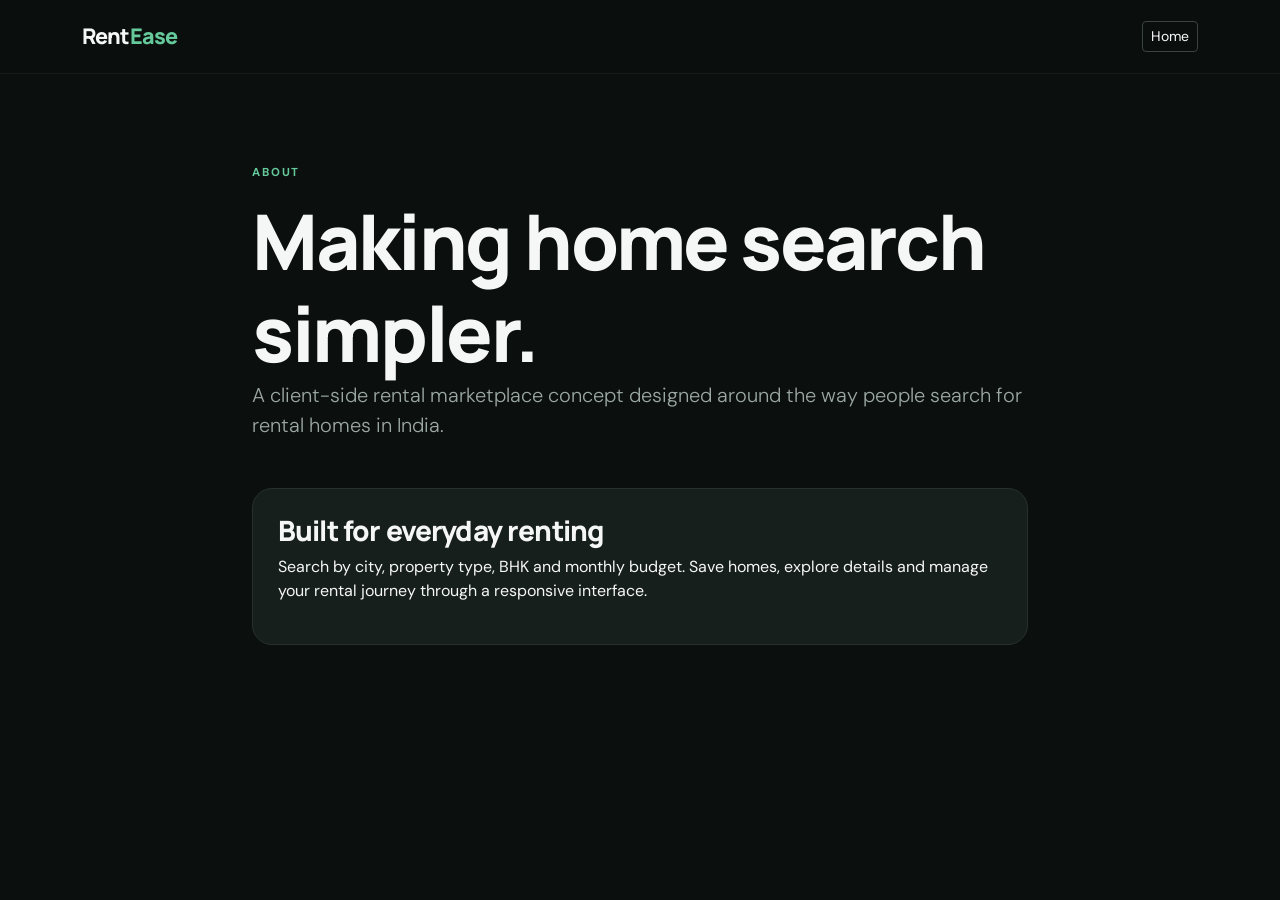
<file: about.html>
<!doctype html><html lang="en"><head><meta charset="utf-8"><meta name="viewport" content="width=device-width,initial-scale=1"><title>About | RentEase</title><link href="https://fonts.googleapis.com/css2?family=DM+Sans:wght@400;500;600;700&family=Manrope:wght@700;800&display=swap" rel="stylesheet"><link href="https://cdn.jsdelivr.net/npm/bootstrap@5.3.3/dist/css/bootstrap.min.css" rel="stylesheet"><link href="css/style.css" rel="stylesheet"></head><body><nav class="navbar navbar-dark site-nav"><div class="container"><a class="brand" href="index.html">Rent<span>Ease</span></a><a class="btn btn-outline-light btn-sm" href="index.html">Home</a></div></nav><main class="page-top section"><div class="container narrow"><div class="eyebrow">ABOUT</div><h1 class="page-title">Making home search simpler.</h1><p class="lead muted">A client-side rental marketplace concept designed around the way people search for rental homes in India.</p><div class="info-panel mt-5"><h3>Built for everyday renting</h3><p>Search by city, property type, BHK and monthly budget. Save homes, explore details and manage your rental journey through a responsive interface.</p></div></div></main></body></html>
</file>
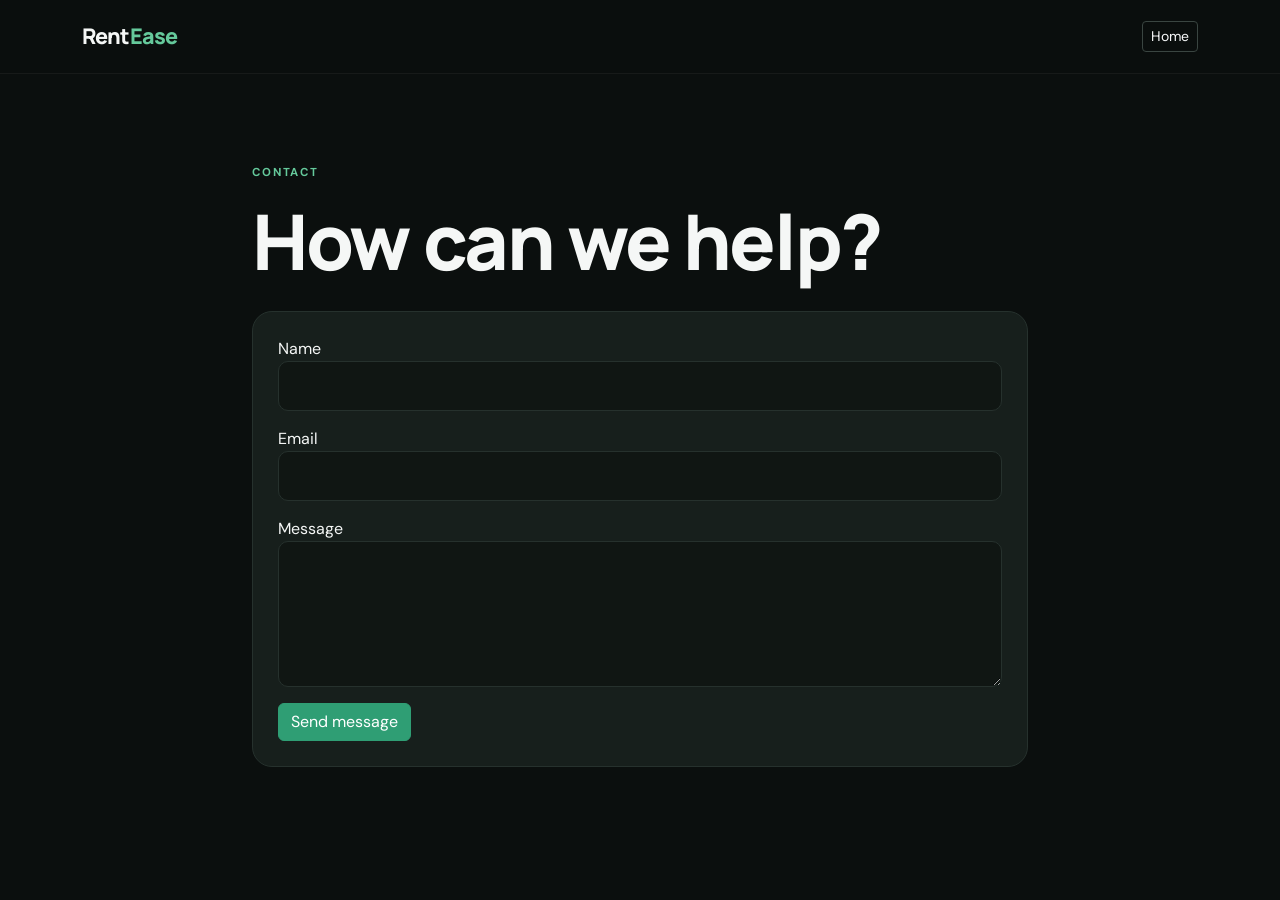
<file: contact.html>
<!doctype html><html lang="en"><head><meta charset="utf-8"><meta name="viewport" content="width=device-width,initial-scale=1"><title>Contact | RentEase</title><link href="https://fonts.googleapis.com/css2?family=DM+Sans:wght@400;500;600;700&family=Manrope:wght@700;800&display=swap" rel="stylesheet"><link href="https://cdn.jsdelivr.net/npm/bootstrap@5.3.3/dist/css/bootstrap.min.css" rel="stylesheet"><link href="css/style.css" rel="stylesheet"></head><body><nav class="navbar navbar-dark site-nav"><div class="container"><a class="brand" href="index.html">Rent<span>Ease</span></a><a class="btn btn-outline-light btn-sm" href="index.html">Home</a></div></nav><main class="page-top section"><div class="container narrow"><div class="eyebrow">CONTACT</div><h1 class="page-title">How can we help?</h1><form class="info-panel mt-4" onsubmit="event.preventDefault();alert('Message saved for this demo.');"><label>Name</label><input class="form-control mb-3" required><label>Email</label><input type="email" class="form-control mb-3" required><label>Message</label><textarea class="form-control mb-3" rows="5" required></textarea><button class="btn btn-primary">Send message</button></form></div></main></body></html>
</file>
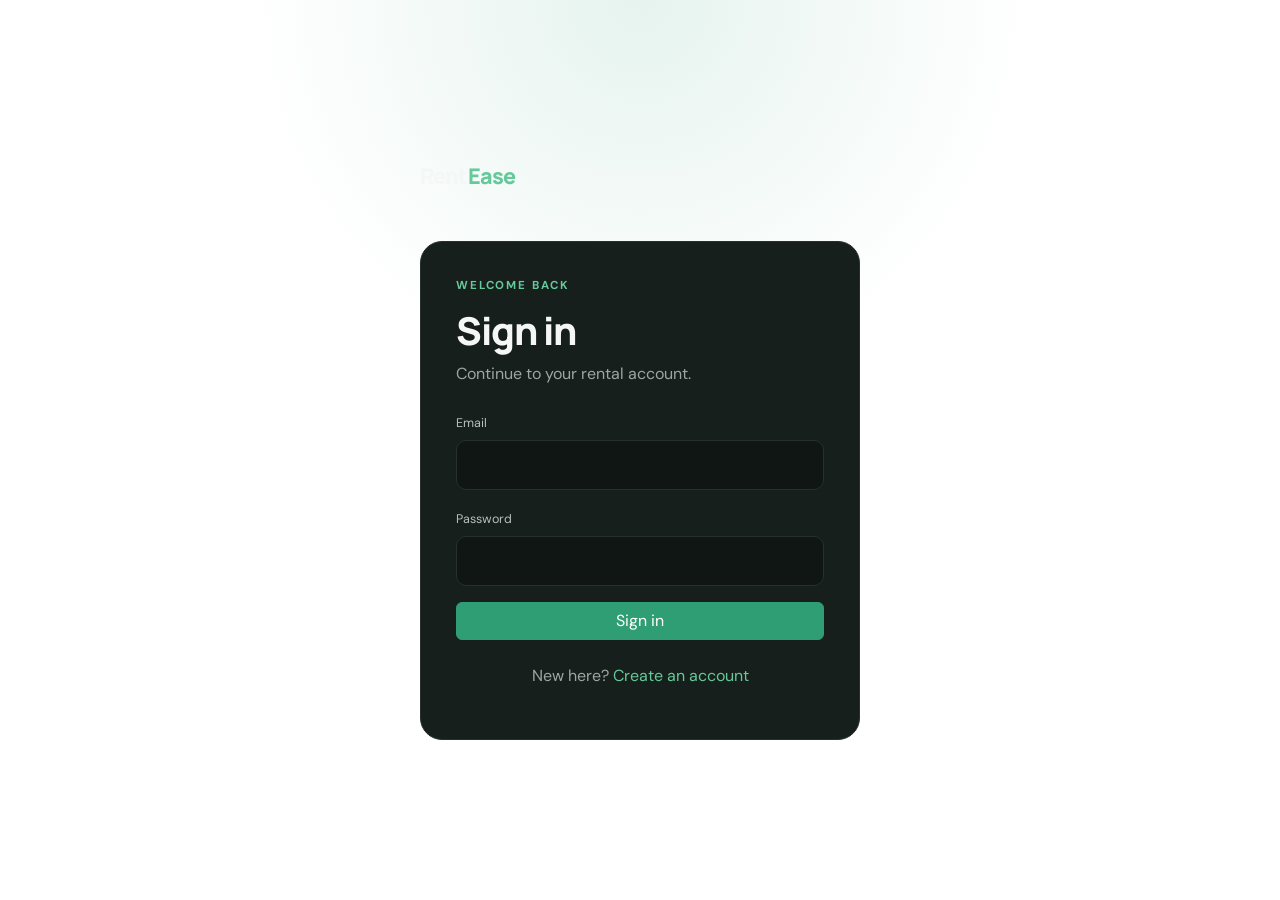
<file: login.html>
<!doctype html><html lang="en"><head><meta charset="utf-8"><meta name="viewport" content="width=device-width,initial-scale=1"><title>Login | RentEase</title><link href="https://fonts.googleapis.com/css2?family=DM+Sans:wght@400;500;600;700&family=Manrope:wght@700;800&display=swap" rel="stylesheet"><link href="https://cdn.jsdelivr.net/npm/bootstrap@5.3.3/dist/css/bootstrap.min.css" rel="stylesheet"><link href="css/style.css" rel="stylesheet"></head><body class="auth-page"><div class="auth-wrap"><a class="brand mb-5 d-inline-block" href="index.html">Rent<span>Ease</span></a><div class="auth-card"><div class="eyebrow">WELCOME BACK</div><h1>Sign in</h1><p class="muted">Continue to your rental account.</p><form id="loginForm" class="mt-4"><label>Email</label><input id="loginEmail" type="email" class="form-control mb-3" required><label>Password</label><input id="loginPassword" type="password" class="form-control mb-3" required><button class="btn btn-primary w-100">Sign in</button></form><p class="text-center muted mt-4">New here? <a href="register.html">Create an account</a></p></div></div><script src="https://code.jquery.com/jquery-3.7.1.min.js"></script><script src="js/storage.js"></script><script src="js/auth.js"></script></body></html>
</file>
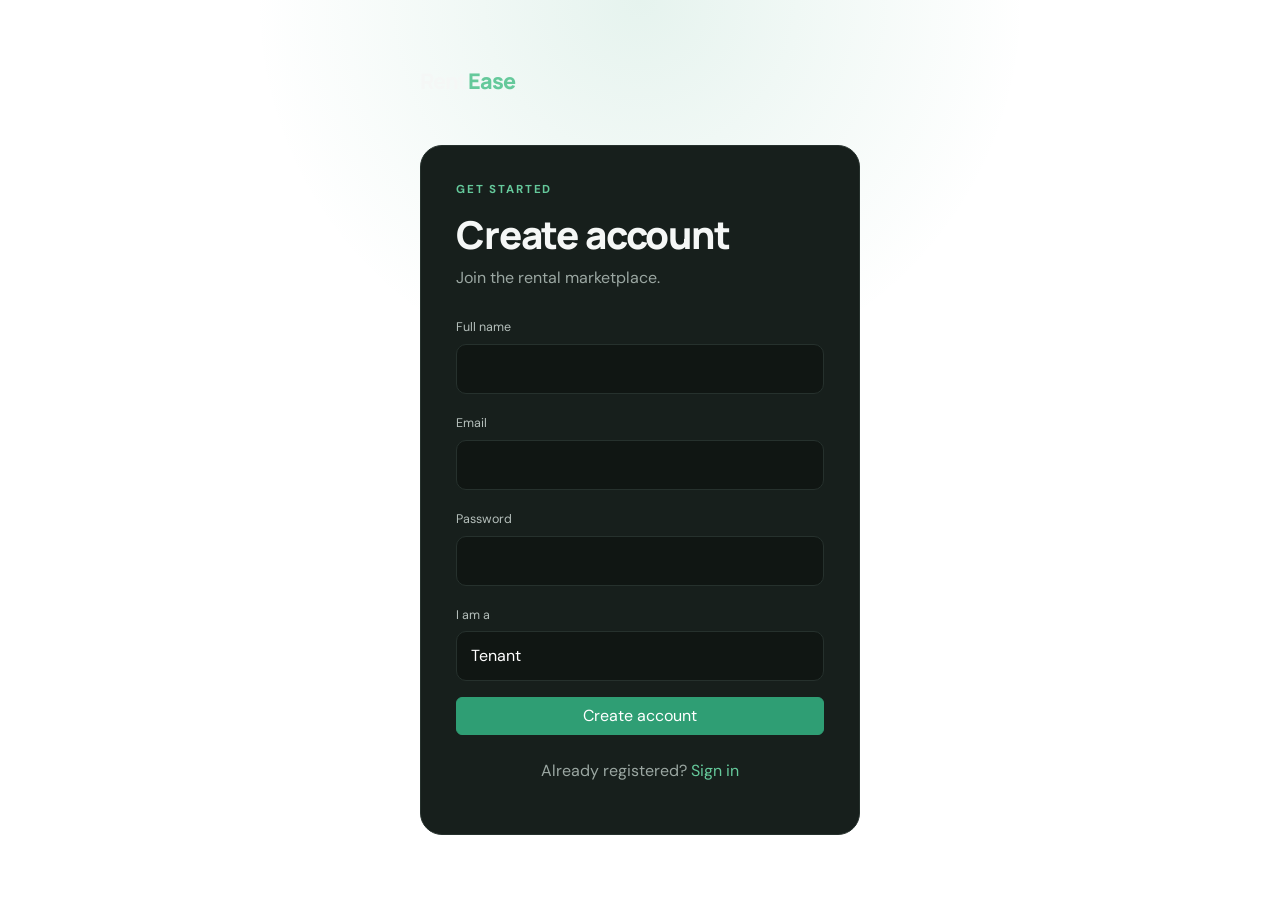
<file: register.html>
<!doctype html><html lang="en"><head><meta charset="utf-8"><meta name="viewport" content="width=device-width,initial-scale=1"><title>Create account | RentEase</title><link href="https://fonts.googleapis.com/css2?family=DM+Sans:wght@400;500;600;700&family=Manrope:wght@700;800&display=swap" rel="stylesheet"><link href="https://cdn.jsdelivr.net/npm/bootstrap@5.3.3/dist/css/bootstrap.min.css" rel="stylesheet"><link href="css/style.css" rel="stylesheet"></head><body class="auth-page"><div class="auth-wrap"><a class="brand mb-5 d-inline-block" href="index.html">Rent<span>Ease</span></a><div class="auth-card"><div class="eyebrow">GET STARTED</div><h1>Create account</h1><p class="muted">Join the rental marketplace.</p><form id="registerForm" class="mt-4"><label>Full name</label><input id="registerName" class="form-control mb-3" required><label>Email</label><input id="registerEmail" type="email" class="form-control mb-3" required><label>Password</label><input id="registerPassword" type="password" minlength="6" class="form-control mb-3" required><label>I am a</label><select id="registerRole" class="form-select mb-3"><option value="tenant">Tenant</option><option value="owner">Property owner</option></select><button class="btn btn-primary w-100">Create account</button></form><p class="text-center muted mt-4">Already registered? <a href="login.html">Sign in</a></p></div></div><script src="https://code.jquery.com/jquery-3.7.1.min.js"></script><script src="js/storage.js"></script><script src="js/auth.js"></script></body></html>
</file>
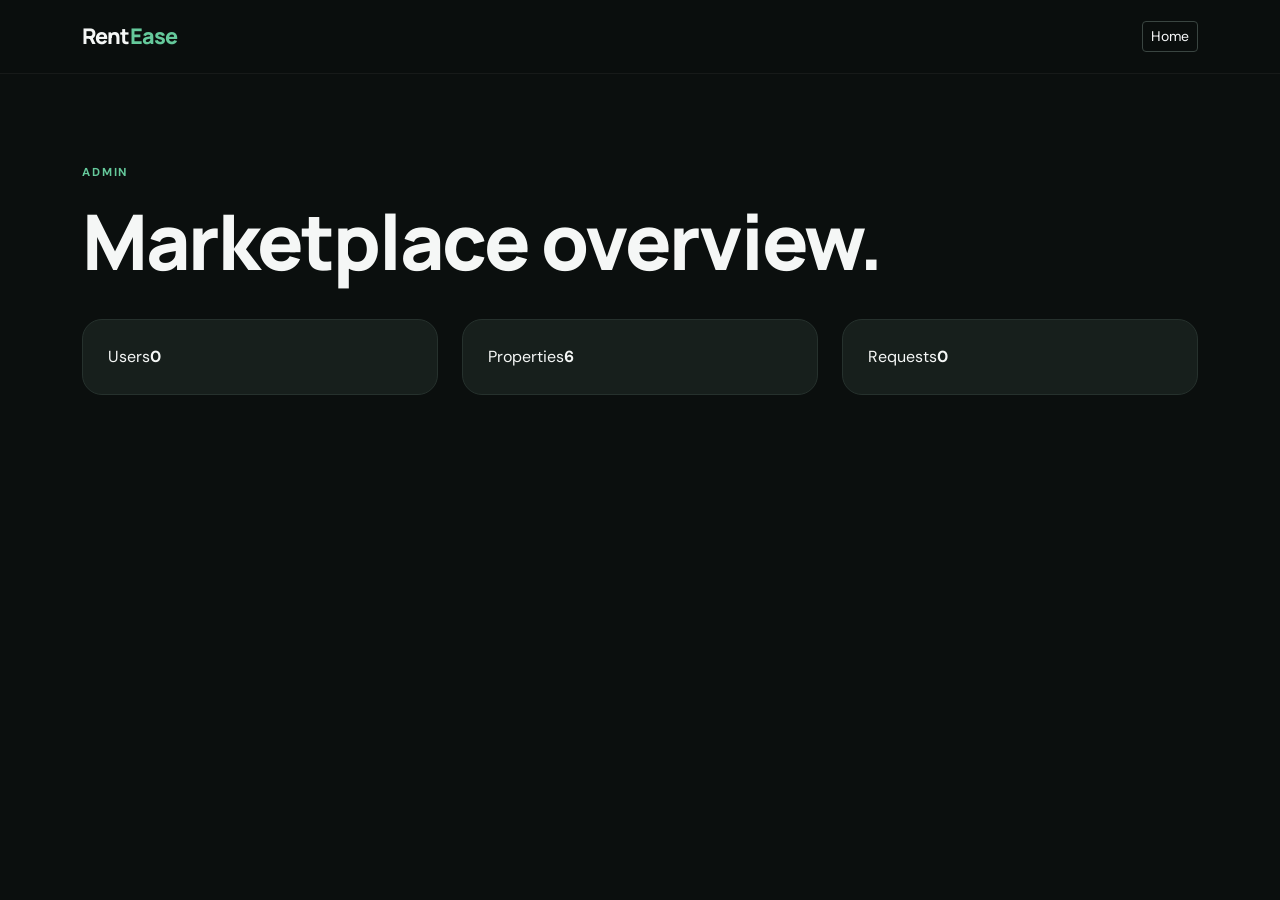
<file: dashboard/admin.html>
<!doctype html><html><head><meta charset="utf-8"><meta name="viewport" content="width=device-width,initial-scale=1"><title>Admin Dashboard | RentEase</title><link href="https://fonts.googleapis.com/css2?family=DM+Sans:wght@400;500;600;700&family=Manrope:wght@700;800&display=swap" rel="stylesheet"><link href="https://cdn.jsdelivr.net/npm/bootstrap@5.3.3/dist/css/bootstrap.min.css" rel="stylesheet"><link href="../css/style.css" rel="stylesheet"></head><body><nav class="navbar navbar-dark site-nav"><div class="container"><a class="brand" href="../index.html">Rent<span>Ease</span></a><a class="btn btn-outline-light btn-sm" href="../index.html">Home</a></div></nav><main class="page-top section"><div class="container"><div class="eyebrow">ADMIN</div><h1 class="page-title">Marketplace overview.</h1><div class="row g-4 mt-2"><div class="col-md-4"><div class="stat-card"><span>Users</span><strong id="users">0</strong></div></div><div class="col-md-4"><div class="stat-card"><span>Properties</span><strong>6</strong></div></div><div class="col-md-4"><div class="stat-card"><span>Requests</span><strong id="requests">0</strong></div></div></div></div></main><script src="../js/storage.js"></script><script>users.textContent=Store.get('users',[]).length;requests.textContent=Store.get('bookings',[]).length;</script></body></html>
</file>
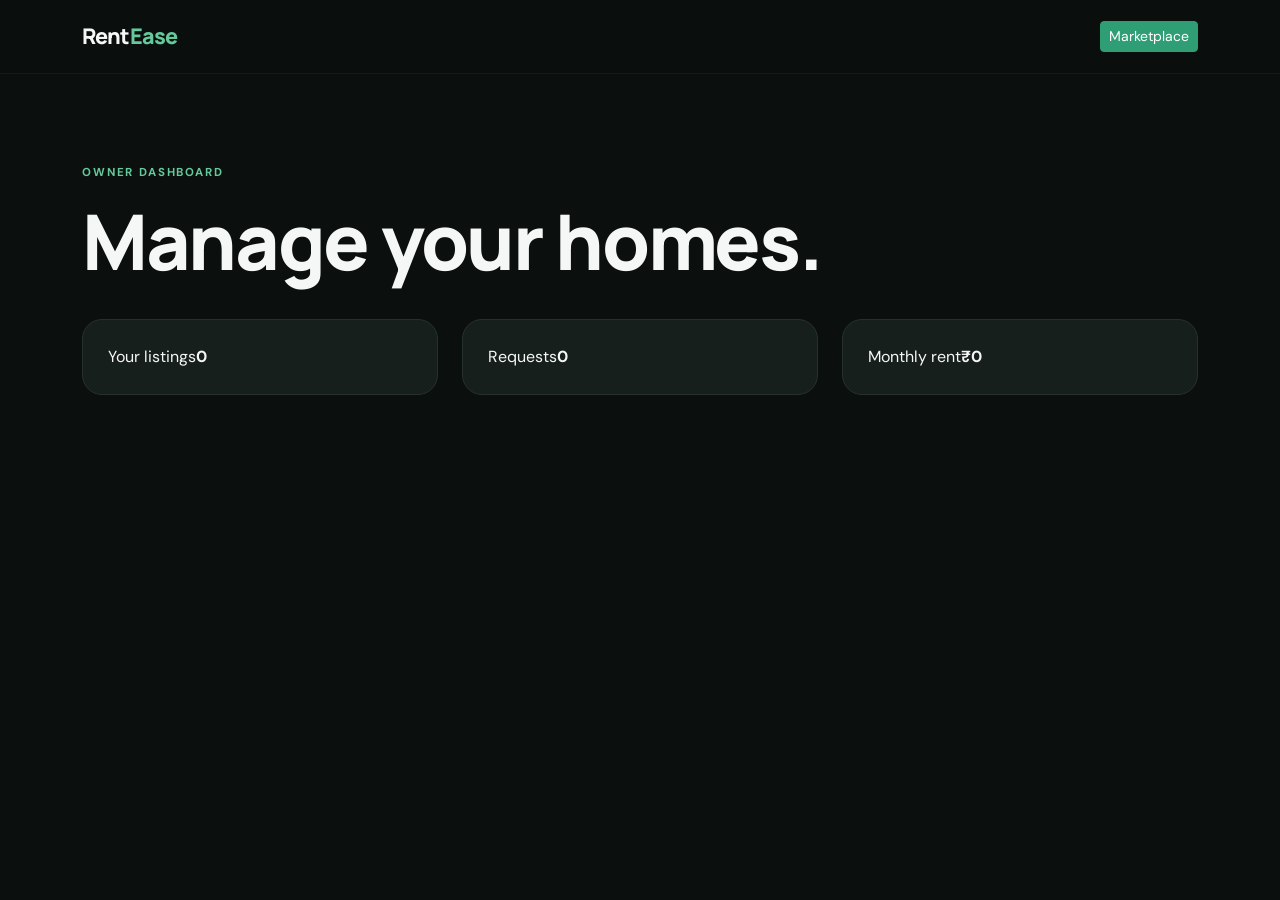
<file: dashboard/owner.html>
<!doctype html><html><head><meta charset="utf-8"><meta name="viewport" content="width=device-width,initial-scale=1"><title>Owner Dashboard | RentEase</title><link href="https://fonts.googleapis.com/css2?family=DM+Sans:wght@400;500;600;700&family=Manrope:wght@700;800&display=swap" rel="stylesheet"><link href="https://cdn.jsdelivr.net/npm/bootstrap@5.3.3/dist/css/bootstrap.min.css" rel="stylesheet"><link href="../css/style.css" rel="stylesheet"></head><body><nav class="navbar navbar-dark site-nav"><div class="container"><a class="brand" href="../index.html">Rent<span>Ease</span></a><a class="btn btn-primary btn-sm" href="../properties.html">Marketplace</a></div></nav><main class="page-top section"><div class="container"><div class="eyebrow">OWNER DASHBOARD</div><h1 class="page-title">Manage your homes.</h1><div class="row g-4 mt-2"><div class="col-md-4"><div class="stat-card"><span>Your listings</span><strong>0</strong></div></div><div class="col-md-4"><div class="stat-card"><span>Requests</span><strong>0</strong></div></div><div class="col-md-4"><div class="stat-card"><span>Monthly rent</span><strong>₹0</strong></div></div></div></div></main></body></html>
</file>
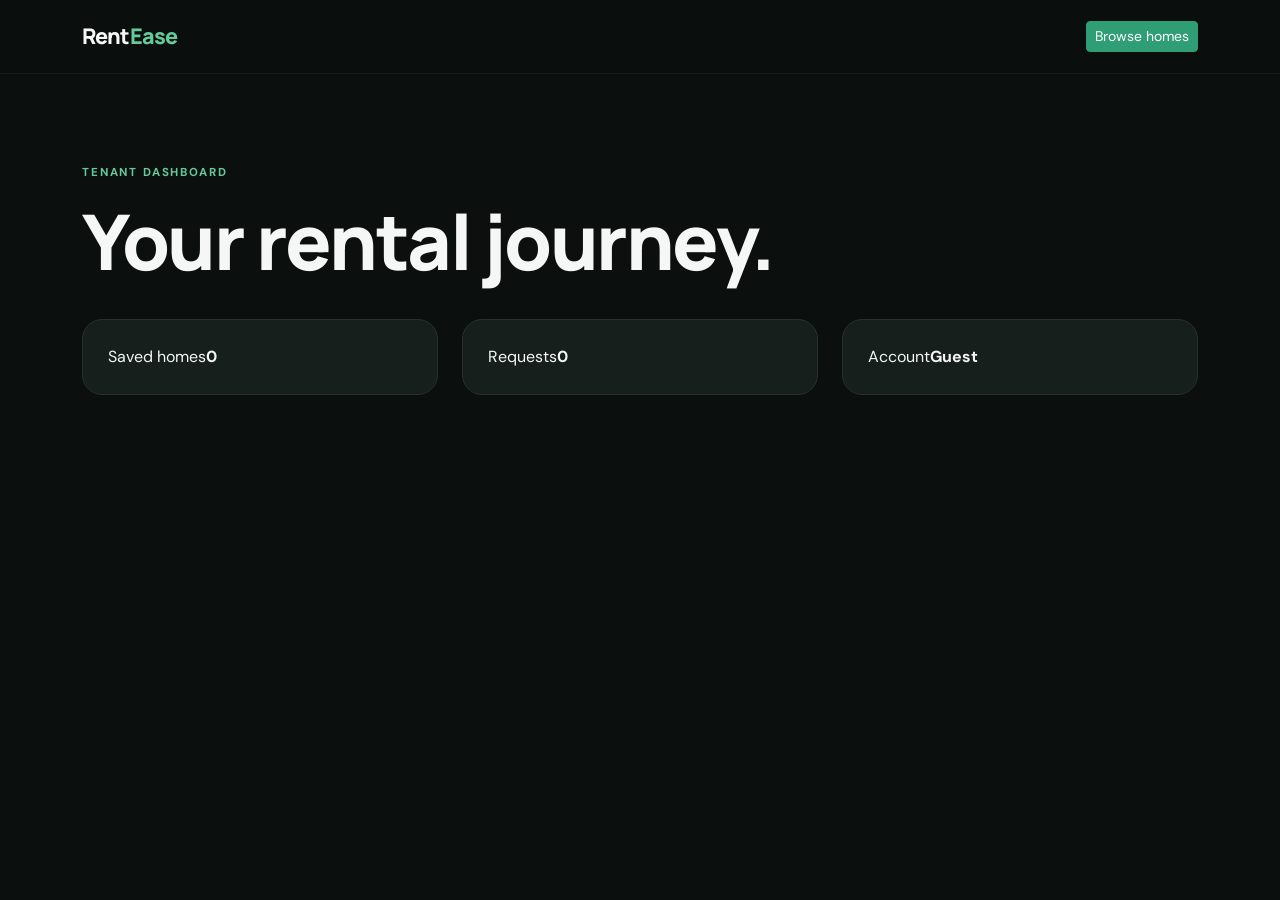
<file: dashboard/tenant.html>
<!doctype html><html><head><meta charset="utf-8"><meta name="viewport" content="width=device-width,initial-scale=1"><title>Tenant Dashboard | RentEase</title><link href="https://fonts.googleapis.com/css2?family=DM+Sans:wght@400;500;600;700&family=Manrope:wght@700;800&display=swap" rel="stylesheet"><link href="https://cdn.jsdelivr.net/npm/bootstrap@5.3.3/dist/css/bootstrap.min.css" rel="stylesheet"><link href="../css/style.css" rel="stylesheet"></head><body><nav class="navbar navbar-dark site-nav"><div class="container"><a class="brand" href="../index.html">Rent<span>Ease</span></a><a class="btn btn-primary btn-sm" href="../properties.html">Browse homes</a></div></nav><main class="page-top section"><div class="container"><div class="eyebrow">TENANT DASHBOARD</div><h1 class="page-title">Your rental journey.</h1><div class="row g-4 mt-2"><div class="col-md-4"><div class="stat-card"><span>Saved homes</span><strong id="favCount">0</strong></div></div><div class="col-md-4"><div class="stat-card"><span>Requests</span><strong id="bookingCount">0</strong></div></div><div class="col-md-4"><div class="stat-card"><span>Account</span><strong id="userName">Guest</strong></div></div></div></div></main><script src="../js/storage.js"></script><script>const u=Store.get('currentUser',null);userName.textContent=u?.name||'Guest';favCount.textContent=Store.favorites().length;bookingCount.textContent=Store.get('bookings',[]).filter(x=>x.userId===u?.id).length;</script></body></html>
</file>
<file: css/style.css>
:root{--bg:#0b0f0e;--surface:#121917;--card:#171f1c;--green:#2f9e74;--green2:#65c99b;--text:#f5f7f6;--muted:#9ba7a2;--border:#26312d}*{box-sizing:border-box}html{scroll-behavior:smooth}body{margin:0;background:var(--bg);color:var(--text);font-family:"DM Sans",sans-serif}a{color:inherit;text-decoration:none}h1,h2,h3,h4,h5{font-family:Manrope,sans-serif;font-weight:800;letter-spacing:-.03em}.site-nav{background:rgba(11,15,14,.88);backdrop-filter:blur(16px);border-bottom:1px solid rgba(255,255,255,.05);min-height:74px;z-index:1000}.brand{font-family:Manrope,sans-serif;font-size:1.35rem;font-weight:800;letter-spacing:-.04em}.brand span{color:var(--green2)}.nav-link{color:#aeb8b4!important}.nav-link:hover,.nav-link.active{color:#fff!important}.btn-primary{background:var(--green);border-color:var(--green);color:#fff}.btn-primary:hover{background:#268763;border-color:#268763}.btn-outline-light{border-color:#3a4541}.hero{padding:150px 0 90px;background:radial-gradient(circle at 75% 35%,rgba(47,158,116,.14),transparent 34%),var(--bg)}.eyebrow{font-size:.72rem;letter-spacing:.16em;color:var(--green2);font-weight:700;margin-bottom:14px}.eyebrow span{display:inline-block;width:22px;height:2px;background:var(--green2);vertical-align:middle;margin-right:8px}.hero h1{font-size:clamp(3.5rem,7vw,6.8rem);line-height:.91;margin:0}.hero h1 em{font-style:normal;color:var(--green2)}.hero-copy{max-width:520px;color:var(--muted);font-size:1.08rem;line-height:1.75;margin:28px 0}.search-panel{display:flex;align-items:center;background:#151d1a;border:1px solid var(--border);border-radius:18px;padding:8px;max-width:650px;box-shadow:0 20px 60px rgba(0,0,0,.3)}.search-field{display:flex;align-items:center;gap:11px;padding:8px 14px;border-right:1px solid var(--border);flex:1}.search-field i{color:var(--green2)}.search-field small{display:block;color:var(--muted);font-size:.68rem}.search-field input,.search-field select{background:transparent;border:0;outline:0;color:#fff;width:100%;font:inherit}.search-field option{background:#151d1a}.search-btn{width:52px;height:52px;border-radius:13px}.hero-tags{color:#74807b;font-size:.78rem;margin-top:14px}.hero-tags span{color:#aeb8b4}.hero-image-wrap{position:relative;padding:12px}.hero-image-wrap:before{content:"";position:absolute;inset:0;border:1px solid var(--border);border-radius:28px;transform:rotate(2deg)}.hero-image-wrap img{width:100%;height:540px;object-fit:cover;border-radius:24px;position:relative}.floating-card{position:absolute;background:rgba(18,25,23,.92);border:1px solid var(--border);backdrop-filter:blur(15px);border-radius:15px;box-shadow:0 15px 40px rgba(0,0,0,.35)}.verified{left:-12px;bottom:60px;padding:14px 17px;display:flex;gap:12px;align-items:center}.verified i{color:var(--green2);font-size:1.3rem}.floating-card strong,.floating-card small{display:block}.floating-card small{color:var(--muted)}.price{right:-12px;top:50px;padding:14px 18px}.price strong{font-size:1.15rem;margin-top:3px}.price strong span{font-size:.7rem;color:var(--muted);font-weight:400}.stats-strip{border-top:1px solid var(--border);border-bottom:1px solid var(--border);padding:28px 0;background:#0e1311}.stats-strip strong{display:block;font:800 1.45rem Manrope}.stats-strip span{display:block;color:var(--muted);font-size:.78rem;margin-top:4px}.section{padding:95px 0}.section-soft{background:#0e1311}.section-head{display:flex;justify-content:space-between;align-items:end;margin-bottom:35px}.section-head h2,.section h2{font-size:clamp(2rem,4vw,3.5rem);margin:0}.text-link{color:var(--green2);font-weight:600}.property-card{background:var(--card);border:1px solid var(--border);border-radius:20px;overflow:hidden;height:100%;transition:.3s}.property-card:hover{transform:translateY(-6px);border-color:#385047}.property-img{height:250px;position:relative}.property-img img{width:100%;height:100%;object-fit:cover}.heart{position:absolute;right:14px;top:14px;width:40px;height:40px;border:0;border-radius:50%;background:rgba(11,15,14,.78);color:#fff}.heart.active{color:#ff7080}.badge-verified{position:absolute;left:14px;top:14px;background:rgba(18,25,23,.9);color:var(--green2);border:1px solid var(--border);padding:6px 9px;border-radius:8px;font-size:.68rem}.property-body{padding:19px}.property-body h5{font-size:1.1rem;margin-bottom:6px}.location{color:var(--muted);font-size:.82rem}.price-row{display:flex;justify-content:space-between;align-items:end;margin-top:18px}.rent{font:800 1.12rem Manrope}.rent span{font:400 .72rem "DM Sans";color:var(--muted)}.meta{color:#aab5b0;font-size:.72rem}.steps>div{display:flex;gap:20px;padding:20px 0;border-bottom:1px solid var(--border)}.steps b{color:var(--green2);font-size:.8rem}.steps h5{margin:0 0 5px}.steps p{margin:0;color:var(--muted);font-size:.85rem}.feature-photo img{width:100%;height:470px;object-fit:cover;border-radius:24px}.cta-card{display:flex;align-items:center;justify-content:space-between;gap:30px;background:linear-gradient(135deg,#14241e,#101613);border:1px solid #2b3c35;border-radius:25px;padding:50px}.cta-card p{color:var(--muted);margin:10px 0 0}.cta-card h2{margin:0}.cta-card .btn{white-space:nowrap}.page-top{padding-top:90px}.page-title{font-size:clamp(2.5rem,6vw,5rem);margin:0}.filter-bar{background:var(--surface);padding:12px;border:1px solid var(--border);border-radius:16px}.form-control,.form-select{background:#101613;border-color:var(--border);color:#fff;border-radius:10px;padding:.75rem .9rem}.form-control:focus,.form-select:focus{background:#101613;color:#fff;border-color:var(--green);box-shadow:0 0 0 .2rem rgba(47,158,116,.12)}.form-control::placeholder{color:#66716d}.empty-state{text-align:center;padding:80px 20px;color:var(--muted)}.empty-state i{font-size:2rem;color:var(--green2);margin-bottom:18px}.detail-gallery img{width:100%;height:500px;object-fit:cover;border-radius:22px}.detail-panel,.info-panel,.stat-card{background:var(--card);border:1px solid var(--border);border-radius:20px;padding:25px}.detail-panel h1{font-size:clamp(2rem,4vw,3.8rem)}#map{height:360px;border-radius:18px;overflow:hidden;margin-top:25px}.auth-page{min-height:100vh;display:grid;place-items:center;background:radial-gradient(circle at 50% 0,rgba(47,158,116,.12),transparent 35%)}.auth-wrap{width:min(440px,92vw)}.auth-card{background:var(--card);border:1px solid var(--border);border-radius:22px;padding:35px}.auth-card h1{font-size:2.4rem}.auth-card label{font-size:.78rem;color:#b5bfbb;margin-bottom:7px}.auth-card a{color:var(--green2)}.narrow{max-width:800px}.muted{color:var(--muted)}footer{border-top:1px solid var(--border);padding:60px 0 30px;background:#090c0b}footer hr{border-color:var(--border);margin:35px 0 20px}@media(max-width:991px){.hero{padding-top:120px}.hero-image-wrap{margin-top:20px}.hero-image-wrap img{height:430px}.search-panel{max-width:none}.section{padding:70px 0}}@media(max-width:767px){.hero h1{font-size:3.6rem}.search-panel{display:block}.search-field{border-right:0;border-bottom:1px solid var(--border);padding:12px 10px}.search-btn{width:100%;margin-top:8px}.hero-image-wrap img{height:360px}.verified{left:4px;bottom:35px}.price{right:4px;top:25px}.section-head{align-items:start;gap:20px}.section-head .text-link{display:none}.feature-photo img{height:330px}.cta-card{display:block;padding:35px}.cta-card .btn{margin-top:25px}.detail-gallery img{height:330px}}
</file>
